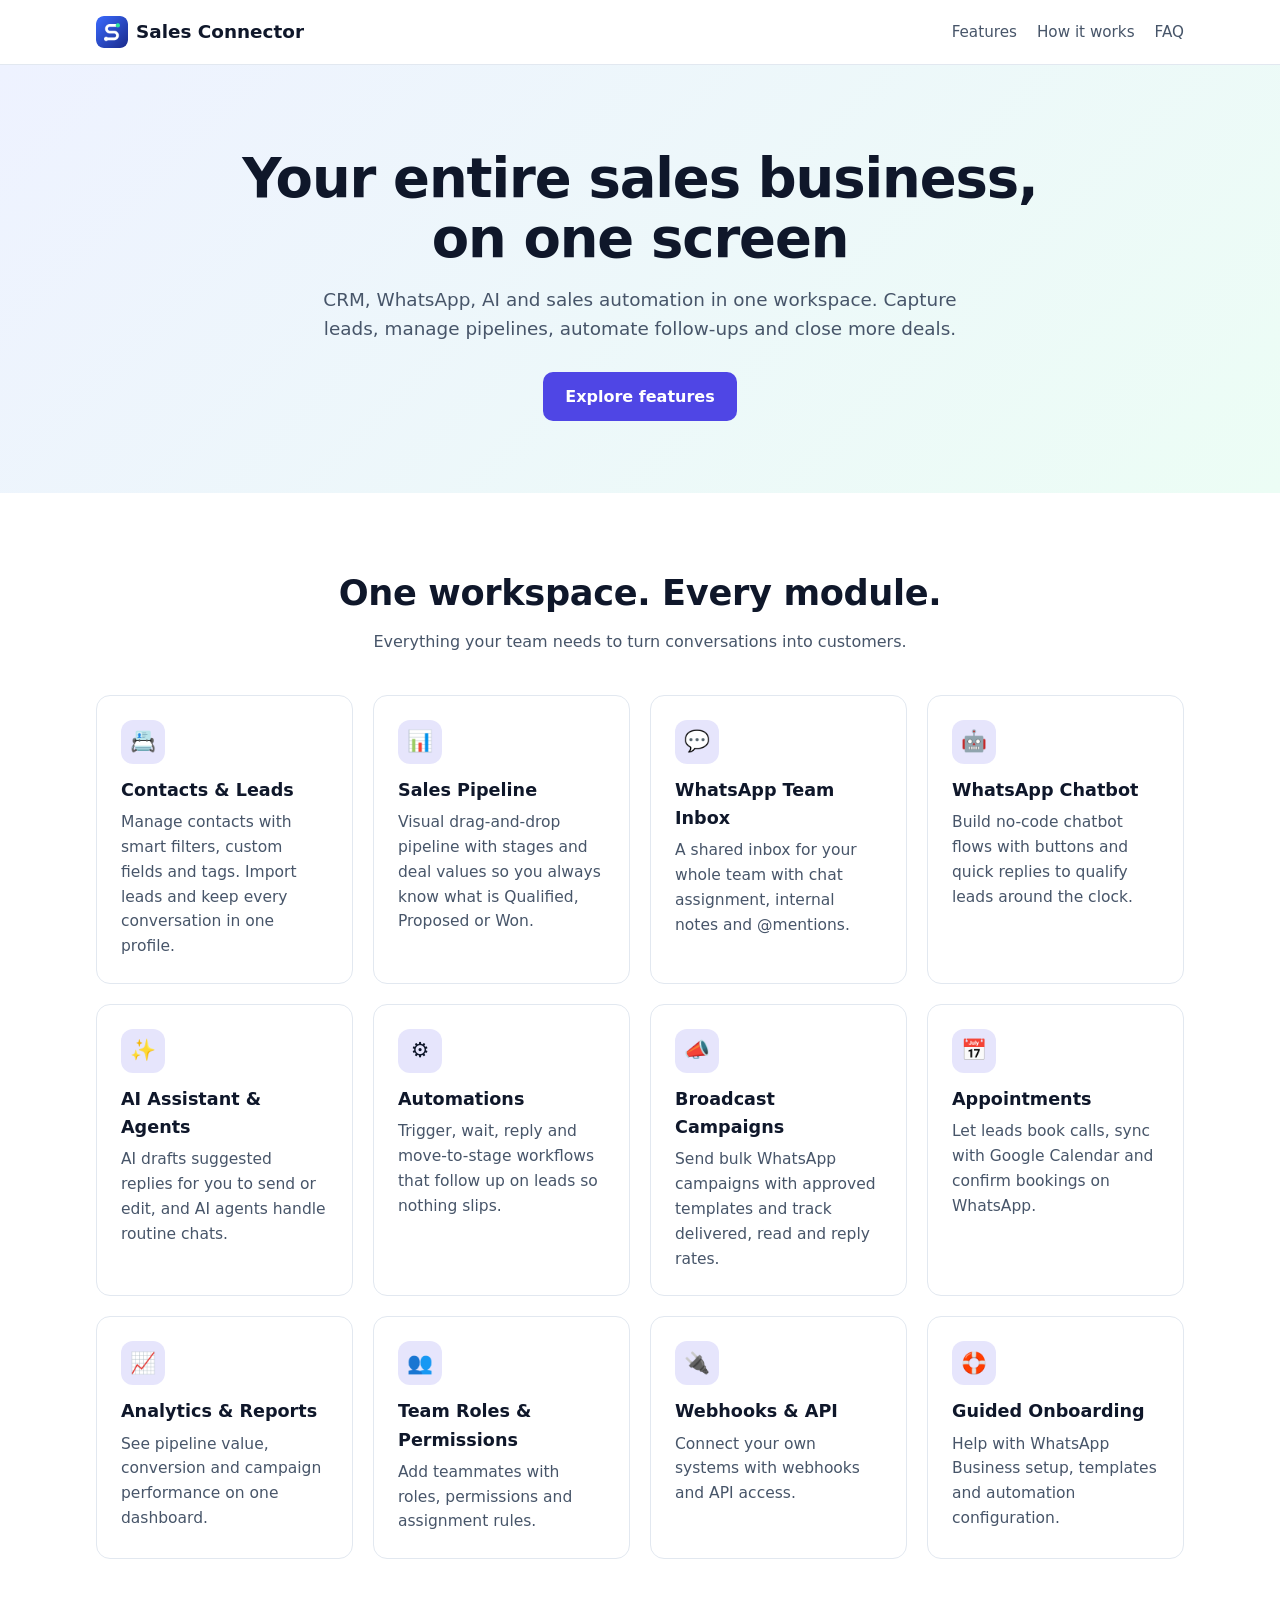
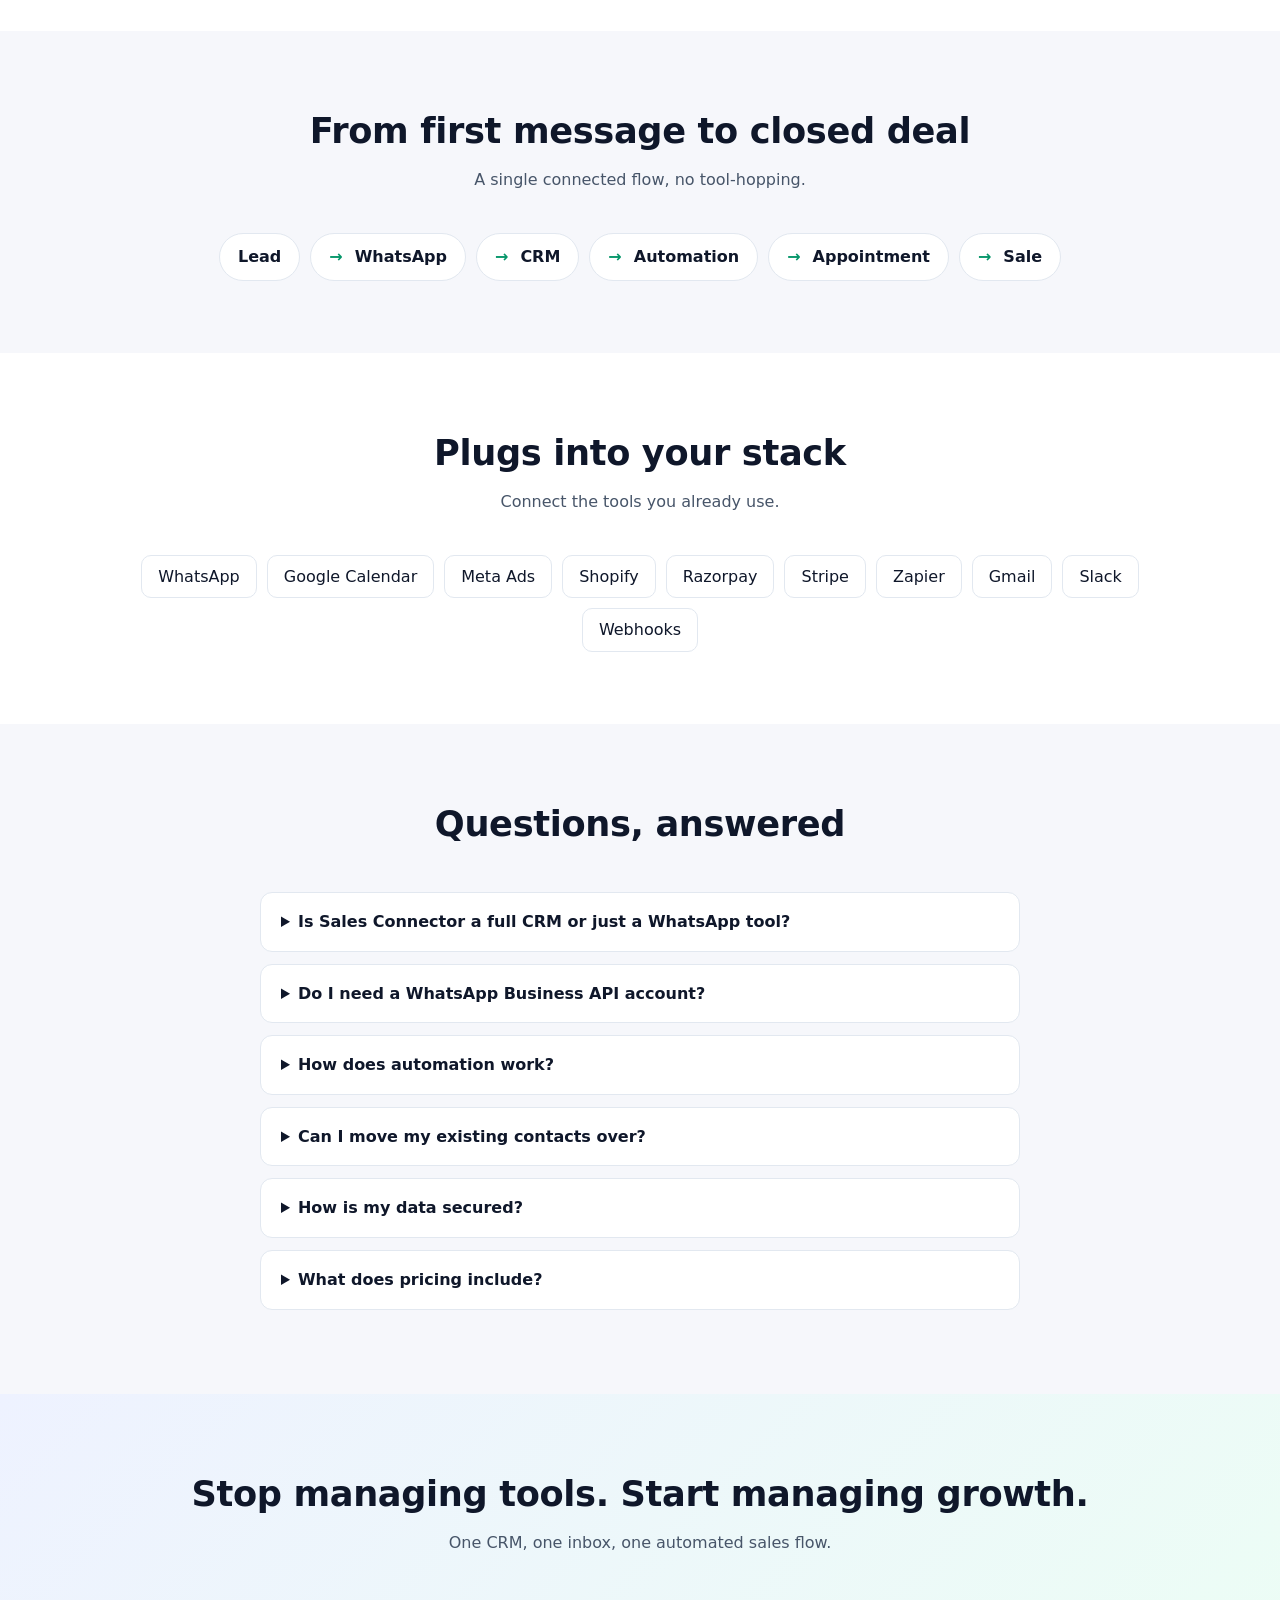
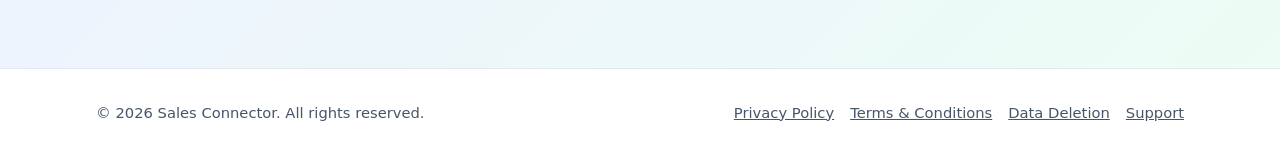
<file: index.html>
<!doctype html>
<html lang="en"><head><meta charset="utf-8"><meta name="viewport" content="width=device-width,initial-scale=1">
<title>Sales Connector – CRM, WhatsApp Inbox & Sales Automation</title><meta name="description" content="Sales Connector is an all-in-one CRM with WhatsApp team inbox, chatbot, AI assistant, automations, broadcasts and appointments.">
<link rel="icon" href="favicon.ico" sizes="any"><link rel="icon" type="image/png" sizes="32x32" href="assets/favicon-32.png"><link rel="icon" type="image/png" sizes="16x16" href="assets/favicon-16.png"><link rel="apple-touch-icon" href="assets/apple-touch-icon.png">
<link rel="stylesheet" href="assets/styles.css"></head><body>
<header><div class="wrap nav"><a class="logo" href="index.html"><img src="assets/icon-192.png" alt="" width="32" height="32">Sales Connector</a>
<nav><a class="hide" href="index.html#features">Features</a><a class="hide" href="index.html#how">How it works</a><a class="hide" href="index.html#faq">FAQ</a></nav></div></header>
<main>
<div class="hero"><div class="wrap"><h1>Your entire sales business,<br>on one screen</h1>
<p>CRM, WhatsApp, AI and sales automation in one workspace. Capture leads, manage pipelines, automate follow-ups and close more deals.</p>
<div class="cta"><a class="btn" href="#features">Explore features</a></div></div></div>
<section id="features"><div class="wrap"><h2>One workspace. Every module.</h2><p class="sub">Everything your team needs to turn conversations into customers.</p><div class="grid"><div class="card"><div class="ico" aria-hidden="true">📇</div><h3>Contacts & Leads</h3><p>Manage contacts with smart filters, custom fields and tags. Import leads and keep every conversation in one profile.</p></div><div class="card"><div class="ico" aria-hidden="true">📊</div><h3>Sales Pipeline</h3><p>Visual drag-and-drop pipeline with stages and deal values so you always know what is Qualified, Proposed or Won.</p></div><div class="card"><div class="ico" aria-hidden="true">💬</div><h3>WhatsApp Team Inbox</h3><p>A shared inbox for your whole team with chat assignment, internal notes and @mentions.</p></div><div class="card"><div class="ico" aria-hidden="true">🤖</div><h3>WhatsApp Chatbot</h3><p>Build no-code chatbot flows with buttons and quick replies to qualify leads around the clock.</p></div><div class="card"><div class="ico" aria-hidden="true">✨</div><h3>AI Assistant & Agents</h3><p>AI drafts suggested replies for you to send or edit, and AI agents handle routine chats.</p></div><div class="card"><div class="ico" aria-hidden="true">⚙️</div><h3>Automations</h3><p>Trigger, wait, reply and move-to-stage workflows that follow up on leads so nothing slips.</p></div><div class="card"><div class="ico" aria-hidden="true">📣</div><h3>Broadcast Campaigns</h3><p>Send bulk WhatsApp campaigns with approved templates and track delivered, read and reply rates.</p></div><div class="card"><div class="ico" aria-hidden="true">📅</div><h3>Appointments</h3><p>Let leads book calls, sync with Google Calendar and confirm bookings on WhatsApp.</p></div><div class="card"><div class="ico" aria-hidden="true">📈</div><h3>Analytics & Reports</h3><p>See pipeline value, conversion and campaign performance on one dashboard.</p></div><div class="card"><div class="ico" aria-hidden="true">👥</div><h3>Team Roles & Permissions</h3><p>Add teammates with roles, permissions and assignment rules.</p></div><div class="card"><div class="ico" aria-hidden="true">🔌</div><h3>Webhooks & API</h3><p>Connect your own systems with webhooks and API access.</p></div><div class="card"><div class="ico" aria-hidden="true">🛟</div><h3>Guided Onboarding</h3><p>Help with WhatsApp Business setup, templates and automation configuration.</p></div></div></div></section>
<section class="alt" id="how"><div class="wrap"><h2>From first message to closed deal</h2><p class="sub">A single connected flow, no tool-hopping.</p><ol class="flow"><li>Lead</li><li>WhatsApp</li><li>CRM</li><li>Automation</li><li>Appointment</li><li>Sale</li></ol></div></section>
<section><div class="wrap"><h2>Plugs into your stack</h2><p class="sub">Connect the tools you already use.</p><ul class="chips"><li>WhatsApp</li><li>Google Calendar</li><li>Meta Ads</li><li>Shopify</li><li>Razorpay</li><li>Stripe</li><li>Zapier</li><li>Gmail</li><li>Slack</li><li>Webhooks</li></ul></div></section>
<section class="alt" id="faq"><div class="wrap"><h2>Questions, answered</h2><p class="sub"></p><details><summary>Is Sales Connector a full CRM or just a WhatsApp tool?</summary><p>It is a complete CRM — contacts, pipelines, appointments, analytics — with WhatsApp messaging, chatbots, AI and automation built in.</p></details><details><summary>Do I need a WhatsApp Business API account?</summary><p>Yes, WhatsApp features run on the WhatsApp Business Platform. Our team guides you through verification and setup.</p></details><details><summary>How does automation work?</summary><p>Pick a trigger, add steps such as waiting, sending an AI or template reply, or moving a deal to a new stage, and it runs automatically.</p></details><details><summary>Can I move my existing contacts over?</summary><p>Yes. You can import contacts and leads from a spreadsheet and keep your pipeline stages.</p></details><details><summary>How is my data secured?</summary><p>Data is encrypted in transit and at rest, access is restricted and monitored. See our Privacy Policy for details.</p></details><details><summary>What does pricing include?</summary><p>Plans scale with your team and features. Message fees charged by WhatsApp/Meta and AI usage are billed separately at cost.</p></details></div></section>
<section class="final"><div class="wrap"><h2>Stop managing tools. Start managing growth.</h2><p class="sub">One CRM, one inbox, one automated sales flow.</p></div></section>
</main><footer><div class="wrap"><span>© <span id="y"></span> Sales Connector. All rights reserved.</span>
<span><a href="privacy.html">Privacy Policy</a><a href="terms.html">Terms &amp; Conditions</a><a href="data-deletion.html">Data Deletion</a><a href="support.html">Support</a></span></div></footer>
<script>document.getElementById("y").textContent=new Date().getFullYear()</script></body></html>
</file>
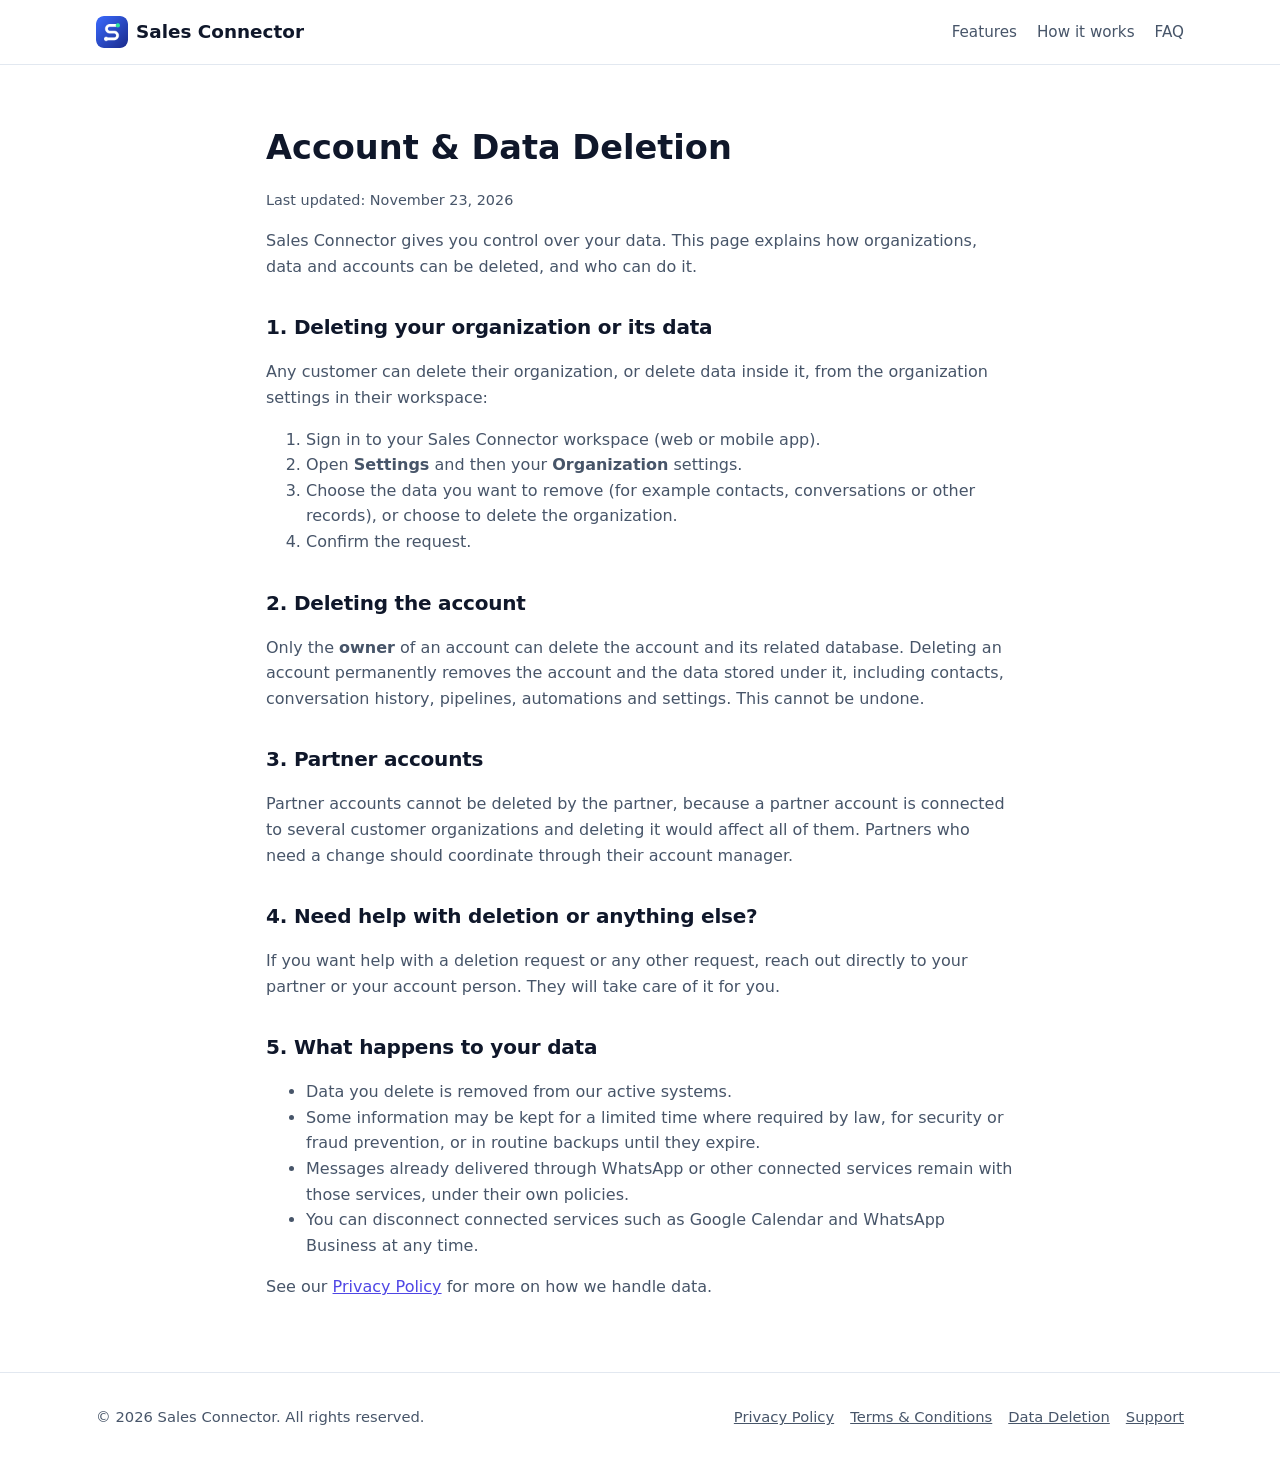
<file: data-deletion.html>
<!doctype html>
<html lang="en"><head><meta charset="utf-8"><meta name="viewport" content="width=device-width,initial-scale=1">
<title>Account & Data Deletion – Sales Connector</title><meta name="description" content="How to delete your account and data on Sales Connector">
<link rel="icon" href="favicon.ico" sizes="any"><link rel="icon" type="image/png" sizes="32x32" href="assets/favicon-32.png"><link rel="icon" type="image/png" sizes="16x16" href="assets/favicon-16.png"><link rel="apple-touch-icon" href="assets/apple-touch-icon.png">
<link rel="stylesheet" href="assets/styles.css"></head><body>
<header><div class="wrap nav"><a class="logo" href="index.html"><img src="assets/icon-192.png" alt="" width="32" height="32">Sales Connector</a>
<nav><a class="hide" href="index.html#features">Features</a><a class="hide" href="index.html#how">How it works</a><a class="hide" href="index.html#faq">FAQ</a></nav></div></header>
<main class="legal"><h1>Account &amp; Data Deletion</h1><p class="upd">Last updated: November 23, 2026</p>
<p>Sales Connector gives you control over your data. This page explains how organizations, data and accounts can be deleted, and who can do it.</p>
<h2>1. Deleting your organization or its data</h2>
<p>Any customer can delete their organization, or delete data inside it, from the organization settings in their workspace:</p>
<ol><li>Sign in to your Sales Connector workspace (web or mobile app).</li><li>Open <b>Settings</b> and then your <b>Organization</b> settings.</li><li>Choose the data you want to remove (for example contacts, conversations or other records), or choose to delete the organization.</li><li>Confirm the request.</li></ol>
<h2>2. Deleting the account</h2>
<p>Only the <b>owner</b> of an account can delete the account and its related database. Deleting an account permanently removes the account and the data stored under it, including contacts, conversation history, pipelines, automations and settings. This cannot be undone.</p>
<h2>3. Partner accounts</h2>
<p>Partner accounts cannot be deleted by the partner, because a partner account is connected to several customer organizations and deleting it would affect all of them. Partners who need a change should coordinate through their account manager.</p>
<h2>4. Need help with deletion or anything else?</h2>
<p>If you want help with a deletion request or any other request, reach out directly to your partner or your account person. They will take care of it for you.</p>
<h2>5. What happens to your data</h2>
<ul><li>Data you delete is removed from our active systems.</li><li>Some information may be kept for a limited time where required by law, for security or fraud prevention, or in routine backups until they expire.</li><li>Messages already delivered through WhatsApp or other connected services remain with those services, under their own policies.</li><li>You can disconnect connected services such as Google Calendar and WhatsApp Business at any time.</li></ul>
<p>See our <a href="privacy.html">Privacy Policy</a> for more on how we handle data.</p></main><footer><div class="wrap"><span>© <span id="y"></span> Sales Connector. All rights reserved.</span>
<span><a href="privacy.html">Privacy Policy</a><a href="terms.html">Terms &amp; Conditions</a><a href="data-deletion.html">Data Deletion</a><a href="support.html">Support</a></span></div></footer>
<script>document.getElementById("y").textContent=new Date().getFullYear()</script></body></html>
</file>
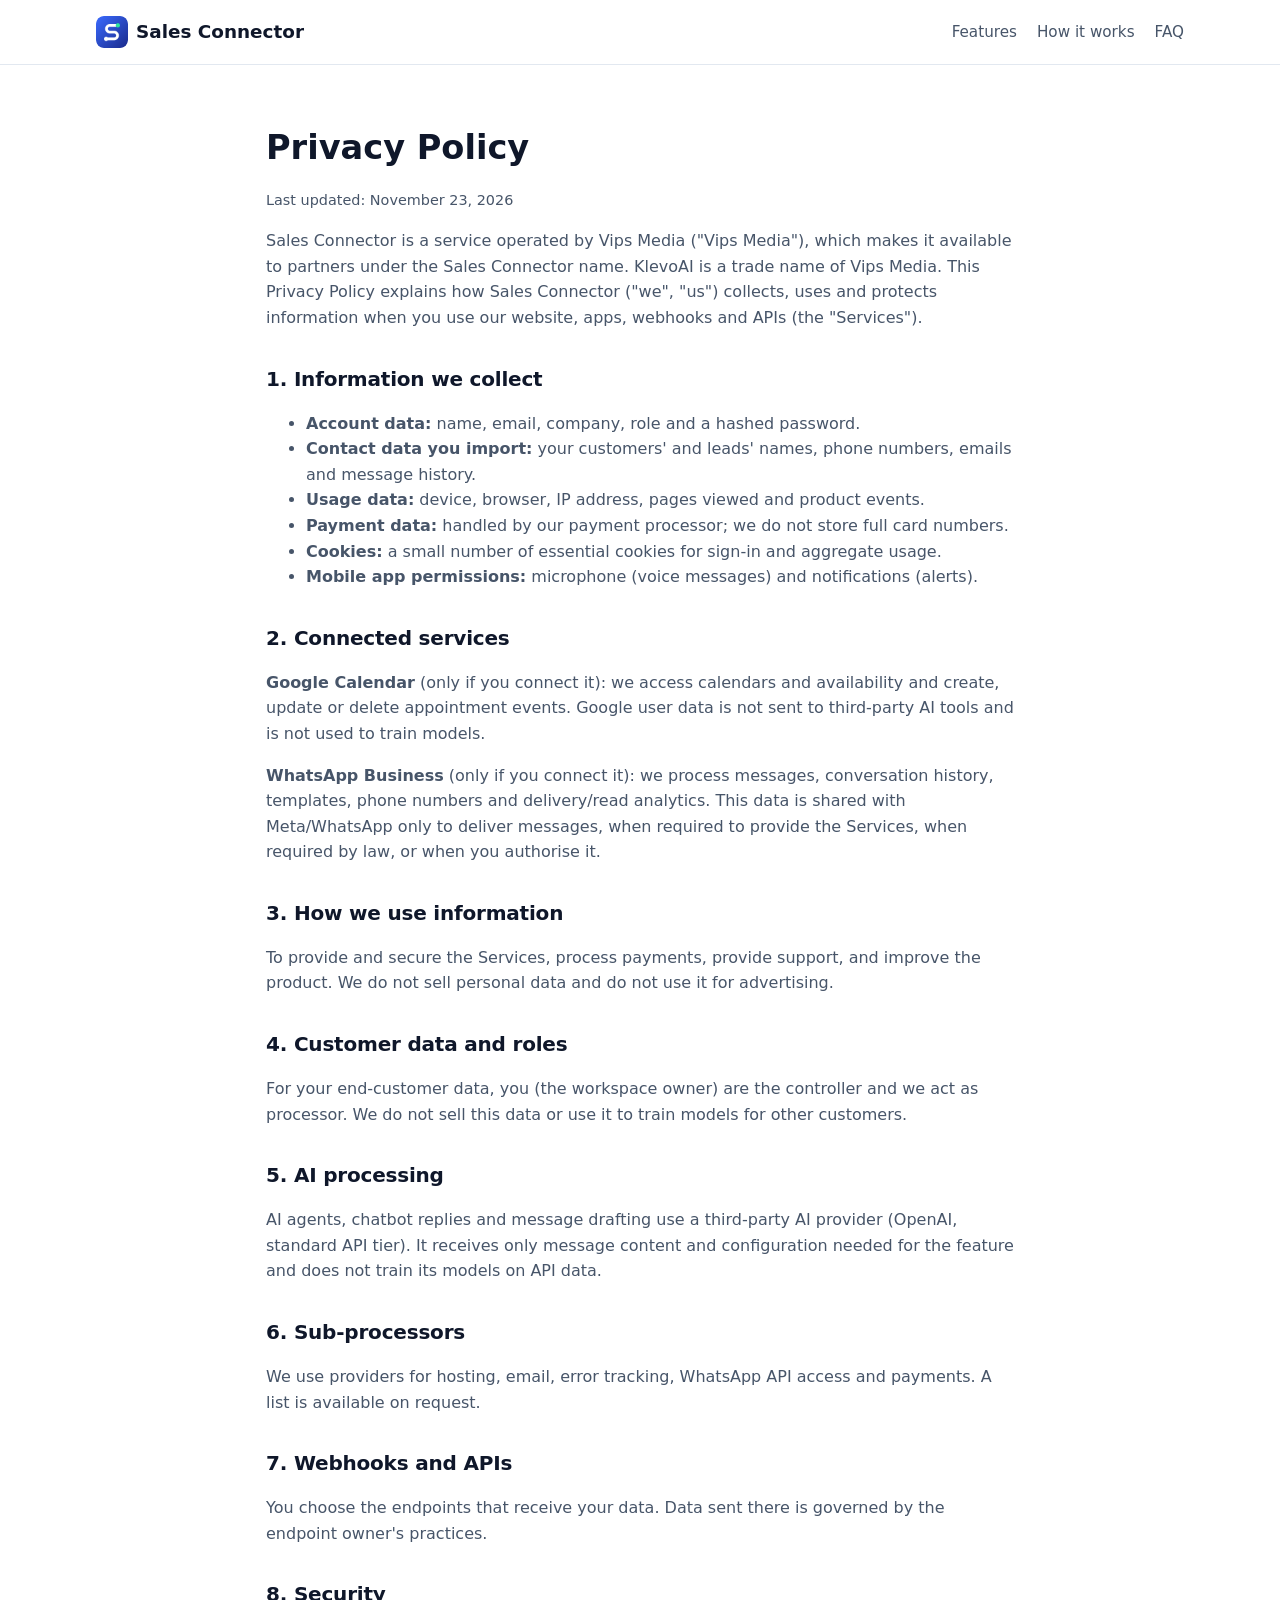
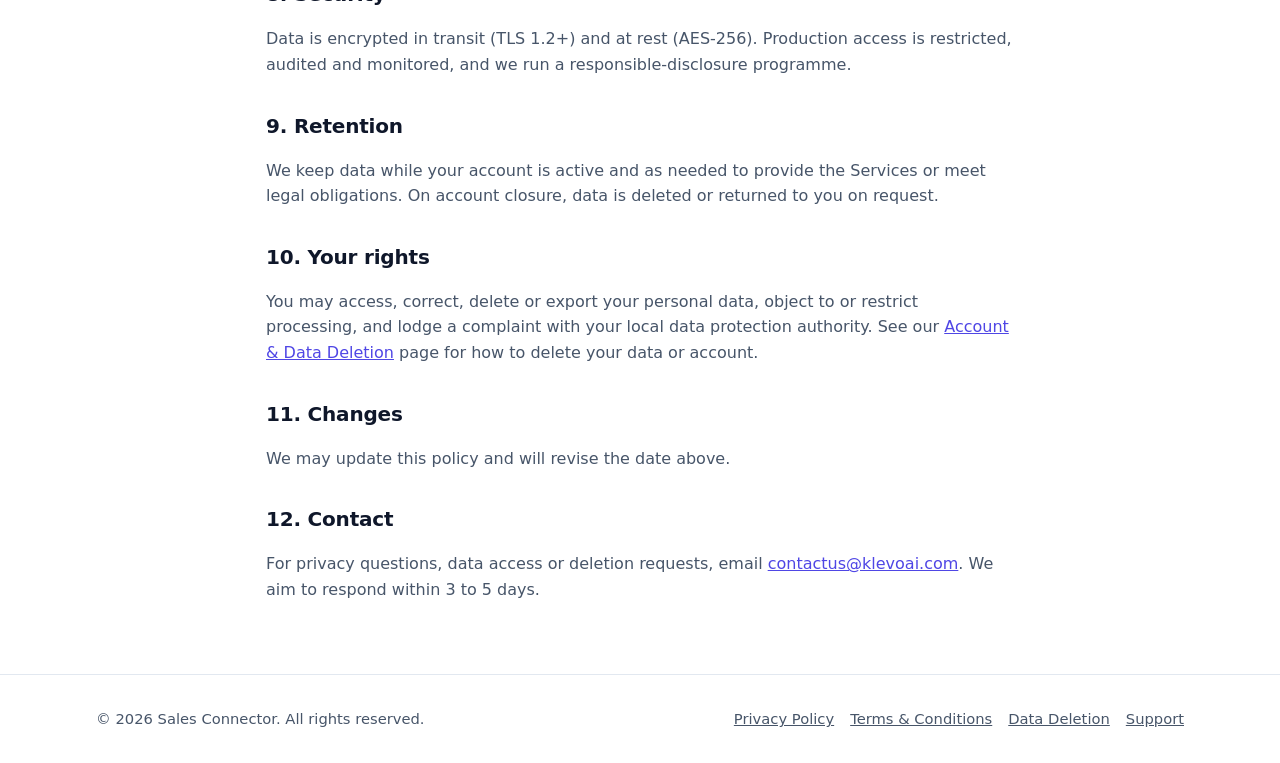
<file: privacy.html>
<!doctype html>
<html lang="en"><head><meta charset="utf-8"><meta name="viewport" content="width=device-width,initial-scale=1">
<title>Privacy Policy – Sales Connector</title><meta name="description" content="Privacy Policy for Sales Connector">
<link rel="icon" href="favicon.ico" sizes="any"><link rel="icon" type="image/png" sizes="32x32" href="assets/favicon-32.png"><link rel="icon" type="image/png" sizes="16x16" href="assets/favicon-16.png"><link rel="apple-touch-icon" href="assets/apple-touch-icon.png">
<link rel="stylesheet" href="assets/styles.css"></head><body>
<header><div class="wrap nav"><a class="logo" href="index.html"><img src="assets/icon-192.png" alt="" width="32" height="32">Sales Connector</a>
<nav><a class="hide" href="index.html#features">Features</a><a class="hide" href="index.html#how">How it works</a><a class="hide" href="index.html#faq">FAQ</a></nav></div></header>
<main class="legal"><h1>Privacy Policy</h1><p class="upd">Last updated: November 23, 2026</p><p>Sales Connector is a service operated by Vips Media ("Vips Media"), which makes it available to partners under the Sales Connector name. KlevoAI is a trade name of Vips Media. This Privacy Policy explains how Sales Connector ("we", "us") collects, uses and protects information when you use our website, apps, webhooks and APIs (the "Services").</p>
<h2>1. Information we collect</h2><ul><li><b>Account data:</b> name, email, company, role and a hashed password.</li><li><b>Contact data you import:</b> your customers' and leads' names, phone numbers, emails and message history.</li><li><b>Usage data:</b> device, browser, IP address, pages viewed and product events.</li><li><b>Payment data:</b> handled by our payment processor; we do not store full card numbers.</li><li><b>Cookies:</b> a small number of essential cookies for sign-in and aggregate usage.</li><li><b>Mobile app permissions:</b> microphone (voice messages) and notifications (alerts).</li></ul>
<h2>2. Connected services</h2><p><b>Google Calendar</b> (only if you connect it): we access calendars and availability and create, update or delete appointment events. Google user data is not sent to third-party AI tools and is not used to train models.</p><p><b>WhatsApp Business</b> (only if you connect it): we process messages, conversation history, templates, phone numbers and delivery/read analytics. This data is shared with Meta/WhatsApp only to deliver messages, when required to provide the Services, when required by law, or when you authorise it.</p>
<h2>3. How we use information</h2><p>To provide and secure the Services, process payments, provide support, and improve the product. We do not sell personal data and do not use it for advertising.</p>
<h2>4. Customer data and roles</h2><p>For your end-customer data, you (the workspace owner) are the controller and we act as processor. We do not sell this data or use it to train models for other customers.</p>
<h2>5. AI processing</h2><p>AI agents, chatbot replies and message drafting use a third-party AI provider (OpenAI, standard API tier). It receives only message content and configuration needed for the feature and does not train its models on API data.</p>
<h2>6. Sub-processors</h2><p>We use providers for hosting, email, error tracking, WhatsApp API access and payments. A list is available on request.</p>
<h2>7. Webhooks and APIs</h2><p>You choose the endpoints that receive your data. Data sent there is governed by the endpoint owner's practices.</p>
<h2>8. Security</h2><p>Data is encrypted in transit (TLS 1.2+) and at rest (AES-256). Production access is restricted, audited and monitored, and we run a responsible-disclosure programme.</p>
<h2>9. Retention</h2><p>We keep data while your account is active and as needed to provide the Services or meet legal obligations. On account closure, data is deleted or returned to you on request.</p>
<h2>10. Your rights</h2><p>You may access, correct, delete or export your personal data, object to or restrict processing, and lodge a complaint with your local data protection authority. See our <a href="data-deletion.html">Account &amp; Data Deletion</a> page for how to delete your data or account.</p>
<h2>11. Changes</h2><p>We may update this policy and will revise the date above.</p>
<h2>12. Contact</h2><p>For privacy questions, data access or deletion requests, email <a href="mailto:contactus@klevoai.com">contactus@klevoai.com</a>. We aim to respond within 3 to 5 days.</p></main><footer><div class="wrap"><span>© <span id="y"></span> Sales Connector. All rights reserved.</span>
<span><a href="privacy.html">Privacy Policy</a><a href="terms.html">Terms &amp; Conditions</a><a href="data-deletion.html">Data Deletion</a><a href="support.html">Support</a></span></div></footer>
<script>document.getElementById("y").textContent=new Date().getFullYear()</script></body></html>
</file>
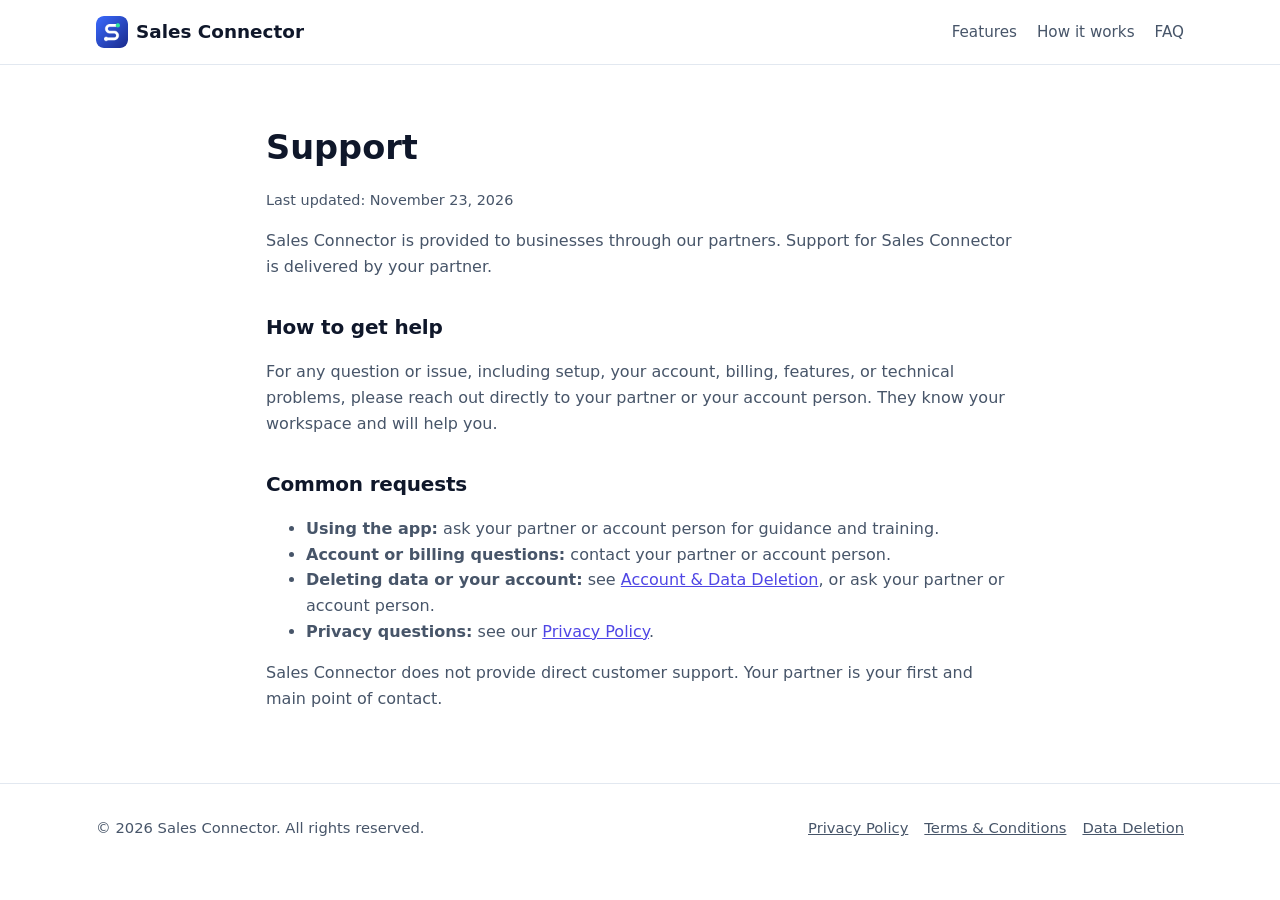
<file: support.html>
<!doctype html>
<html lang="en"><head><meta charset="utf-8"><meta name="viewport" content="width=device-width,initial-scale=1">
<title>Support – Sales Connector</title><meta name="description" content="How to get support for Sales Connector">
<link rel="icon" href="favicon.ico" sizes="any"><link rel="icon" type="image/png" sizes="32x32" href="assets/favicon-32.png"><link rel="icon" type="image/png" sizes="16x16" href="assets/favicon-16.png"><link rel="apple-touch-icon" href="assets/apple-touch-icon.png">
<link rel="stylesheet" href="assets/styles.css"></head><body>
<header><div class="wrap nav"><a class="logo" href="index.html"><img src="assets/icon-192.png" alt="" width="32" height="32">Sales Connector</a>
<nav><a class="hide" href="index.html#features">Features</a><a class="hide" href="index.html#how">How it works</a><a class="hide" href="index.html#faq">FAQ</a></nav></div></header>
<main class="legal"><h1>Support</h1><p class="upd">Last updated: November 23, 2026</p>
<p>Sales Connector is provided to businesses through our partners. Support for Sales Connector is delivered by your partner.</p>
<h2>How to get help</h2>
<p>For any question or issue, including setup, your account, billing, features, or technical problems, please reach out directly to your partner or your account person. They know your workspace and will help you.</p>
<h2>Common requests</h2>
<ul><li><b>Using the app:</b> ask your partner or account person for guidance and training.</li><li><b>Account or billing questions:</b> contact your partner or account person.</li><li><b>Deleting data or your account:</b> see <a href="data-deletion.html">Account &amp; Data Deletion</a>, or ask your partner or account person.</li><li><b>Privacy questions:</b> see our <a href="privacy.html">Privacy Policy</a>.</li></ul>
<p>Sales Connector does not provide direct customer support. Your partner is your first and main point of contact.</p></main><footer><div class="wrap"><span>© <span id="y"></span> Sales Connector. All rights reserved.</span>
<span><a href="privacy.html">Privacy Policy</a><a href="terms.html">Terms &amp; Conditions</a><a href="data-deletion.html">Data Deletion</a></span></div></footer>
<script>document.getElementById("y").textContent=new Date().getFullYear()</script></body></html>
</file>
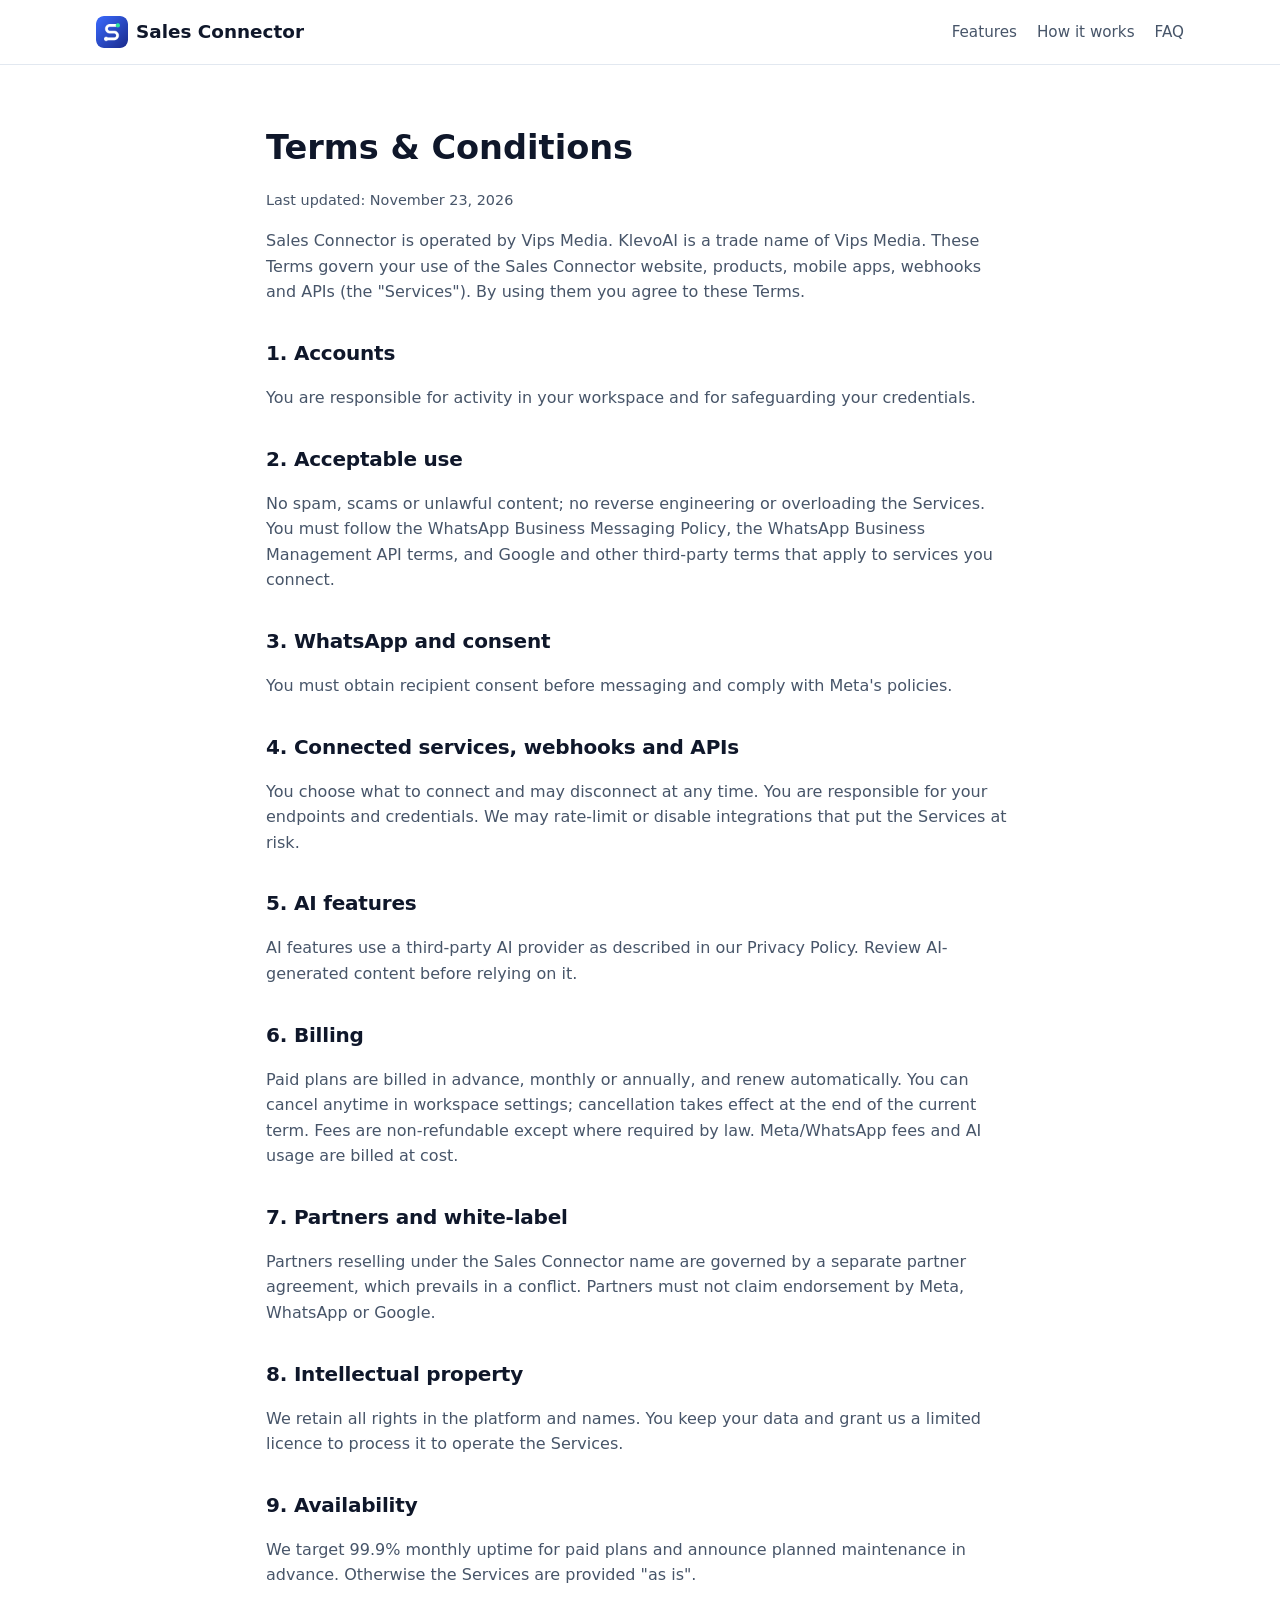
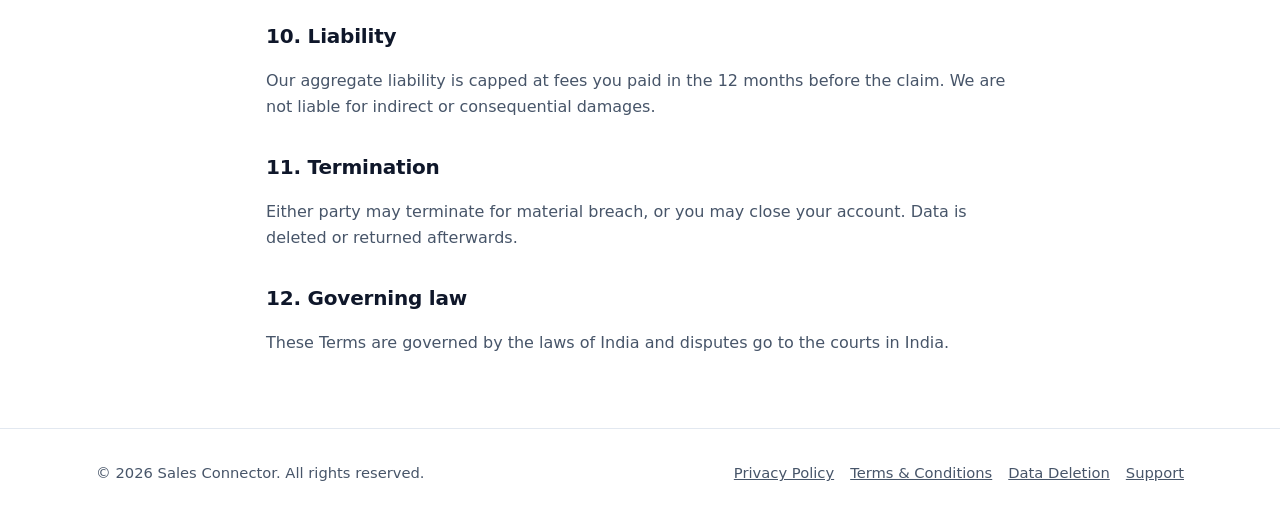
<file: terms.html>
<!doctype html>
<html lang="en"><head><meta charset="utf-8"><meta name="viewport" content="width=device-width,initial-scale=1">
<title>Terms &amp; Conditions – Sales Connector</title><meta name="description" content="Terms &amp; Conditions for Sales Connector">
<link rel="icon" href="favicon.ico" sizes="any"><link rel="icon" type="image/png" sizes="32x32" href="assets/favicon-32.png"><link rel="icon" type="image/png" sizes="16x16" href="assets/favicon-16.png"><link rel="apple-touch-icon" href="assets/apple-touch-icon.png">
<link rel="stylesheet" href="assets/styles.css"></head><body>
<header><div class="wrap nav"><a class="logo" href="index.html"><img src="assets/icon-192.png" alt="" width="32" height="32">Sales Connector</a>
<nav><a class="hide" href="index.html#features">Features</a><a class="hide" href="index.html#how">How it works</a><a class="hide" href="index.html#faq">FAQ</a></nav></div></header>
<main class="legal"><h1>Terms &amp; Conditions</h1><p class="upd">Last updated: November 23, 2026</p><p>Sales Connector is operated by Vips Media. KlevoAI is a trade name of Vips Media. These Terms govern your use of the Sales Connector website, products, mobile apps, webhooks and APIs (the "Services"). By using them you agree to these Terms.</p>
<h2>1. Accounts</h2><p>You are responsible for activity in your workspace and for safeguarding your credentials.</p>
<h2>2. Acceptable use</h2><p>No spam, scams or unlawful content; no reverse engineering or overloading the Services. You must follow the WhatsApp Business Messaging Policy, the WhatsApp Business Management API terms, and Google and other third-party terms that apply to services you connect.</p>
<h2>3. WhatsApp and consent</h2><p>You must obtain recipient consent before messaging and comply with Meta's policies.</p>
<h2>4. Connected services, webhooks and APIs</h2><p>You choose what to connect and may disconnect at any time. You are responsible for your endpoints and credentials. We may rate-limit or disable integrations that put the Services at risk.</p>
<h2>5. AI features</h2><p>AI features use a third-party AI provider as described in our Privacy Policy. Review AI-generated content before relying on it.</p>
<h2>6. Billing</h2><p>Paid plans are billed in advance, monthly or annually, and renew automatically. You can cancel anytime in workspace settings; cancellation takes effect at the end of the current term. Fees are non-refundable except where required by law. Meta/WhatsApp fees and AI usage are billed at cost.</p>
<h2>7. Partners and white-label</h2><p>Partners reselling under the Sales Connector name are governed by a separate partner agreement, which prevails in a conflict. Partners must not claim endorsement by Meta, WhatsApp or Google.</p>
<h2>8. Intellectual property</h2><p>We retain all rights in the platform and names. You keep your data and grant us a limited licence to process it to operate the Services.</p>
<h2>9. Availability</h2><p>We target 99.9% monthly uptime for paid plans and announce planned maintenance in advance. Otherwise the Services are provided "as is".</p>
<h2>10. Liability</h2><p>Our aggregate liability is capped at fees you paid in the 12 months before the claim. We are not liable for indirect or consequential damages.</p>
<h2>11. Termination</h2><p>Either party may terminate for material breach, or you may close your account. Data is deleted or returned afterwards.</p>
<h2>12. Governing law</h2><p>These Terms are governed by the laws of India and disputes go to the courts in India.</p>
</main><footer><div class="wrap"><span>© <span id="y"></span> Sales Connector. All rights reserved.</span>
<span><a href="privacy.html">Privacy Policy</a><a href="terms.html">Terms &amp; Conditions</a><a href="data-deletion.html">Data Deletion</a><a href="support.html">Support</a></span></div></footer>
<script>document.getElementById("y").textContent=new Date().getFullYear()</script></body></html>
</file>
<file: assets/styles.css>
:root{--bg:#fff;--bg2:#f6f7fb;--ink:#0f172a;--mute:#475569;--line:#e2e8f0;--brand:#4f46e5;--brand2:#059669;--card:#fff;--hero:linear-gradient(135deg,#eef2ff,#ecfdf5)}
@media(prefers-color-scheme:dark){:root{--bg:#0b1020;--bg2:#111833;--ink:#f1f5f9;--mute:#a5b0c5;--line:#232d4d;--brand:#818cf8;--brand2:#34d399;--card:#141c3a;--hero:linear-gradient(135deg,#131a3d,#0b2a26)}}
*{box-sizing:border-box}html{scroll-behavior:smooth}
body{margin:0;font:16px/1.6 system-ui,-apple-system,"Segoe UI",Roboto,sans-serif;background:var(--bg);color:var(--ink)}
a{color:var(--brand)}img,svg{max-width:100%}
.wrap{max-width:1120px;margin:0 auto;padding:0 16px}
header{position:sticky;top:0;z-index:10;background:color-mix(in srgb,var(--bg) 90%,transparent);backdrop-filter:blur(8px);border-bottom:1px solid var(--line)}
.nav{display:flex;align-items:center;justify-content:space-between;height:64px;gap:16px}
.logo{font-weight:800;font-size:1.15rem;color:var(--ink);text-decoration:none;display:flex;align-items:center;gap:8px}
.logo img{width:32px;height:32px;border-radius:8px}
nav a{color:var(--mute);text-decoration:none;margin-left:20px;font-size:.95rem}nav a:hover{color:var(--ink)}
.btn{display:inline-block;padding:12px 22px;border-radius:10px;background:var(--brand);color:#fff!important;font-weight:600;text-decoration:none;border:0;cursor:pointer}
.btn.alt{background:transparent;color:var(--ink)!important;border:1px solid var(--line)}
.btn:focus-visible,a:focus-visible{outline:3px solid var(--brand2);outline-offset:2px}
.hero{background:var(--hero);padding:84px 0 72px;text-align:center}
.hero h1{font-size:clamp(2rem,5vw,3.4rem);line-height:1.1;margin:0 0 16px;letter-spacing:-.02em}
.hero p{max-width:640px;margin:0 auto 28px;color:var(--mute);font-size:1.15rem}
.hero .cta{display:flex;gap:12px;justify-content:center;flex-wrap:wrap}
section{padding:72px 0}section.alt{background:var(--bg2)}
h2{font-size:clamp(1.6rem,3.5vw,2.2rem);margin:0 0 8px;letter-spacing:-.01em;text-align:center}
.sub{text-align:center;color:var(--mute);max-width:640px;margin:0 auto 40px}
.grid{display:grid;gap:20px;grid-template-columns:repeat(auto-fit,minmax(250px,1fr))}
.card{background:var(--card);border:1px solid var(--line);border-radius:14px;padding:24px}
.card h3{margin:12px 0 6px;font-size:1.1rem}.card p{margin:0;color:var(--mute);font-size:.97rem}
.ico{width:44px;height:44px;border-radius:12px;display:grid;place-items:center;font-size:1.3rem;background:color-mix(in srgb,var(--brand) 14%,transparent)}
.flow{display:flex;flex-wrap:wrap;gap:10px;justify-content:center;align-items:center;list-style:none;padding:0;margin:0}
.flow li{padding:10px 18px;border-radius:999px;background:var(--card);border:1px solid var(--line);font-weight:600}
.flow li+li::before{content:"→";margin-right:12px;color:var(--brand2)}
.chips{display:flex;flex-wrap:wrap;gap:10px;justify-content:center;list-style:none;padding:0;margin:0}
.chips li{padding:8px 16px;border:1px solid var(--line);border-radius:10px;background:var(--card)}
details{background:var(--card);border:1px solid var(--line);border-radius:12px;padding:16px 20px;margin:0 auto 12px;max-width:760px}
summary{cursor:pointer;font-weight:600}details p{color:var(--mute);margin:10px 0 0}
.final{text-align:center;background:var(--hero)}
form{max-width:520px;margin:0 auto;display:grid;gap:12px}
input,textarea{width:100%;padding:12px;border-radius:10px;border:1px solid var(--line);background:var(--card);color:var(--ink);font:inherit}
label{font-size:.9rem;color:var(--mute)}
footer{border-top:1px solid var(--line);padding:32px 0;color:var(--mute);font-size:.92rem}
footer .wrap{display:flex;flex-wrap:wrap;justify-content:space-between;gap:12px}
footer a{color:var(--mute);margin-left:16px}
.legal{max-width:780px;margin:0 auto;padding:56px 16px}
.legal h1{font-size:2.1rem;margin:0 0 4px}.legal h2{text-align:left;font-size:1.25rem;margin:32px 0 8px}
.legal p,.legal li{color:var(--mute)}.legal .upd{color:var(--mute);font-size:.9rem}
@media(max-width:700px){nav a.hide{display:none}section{padding:52px 0}}
</file>
